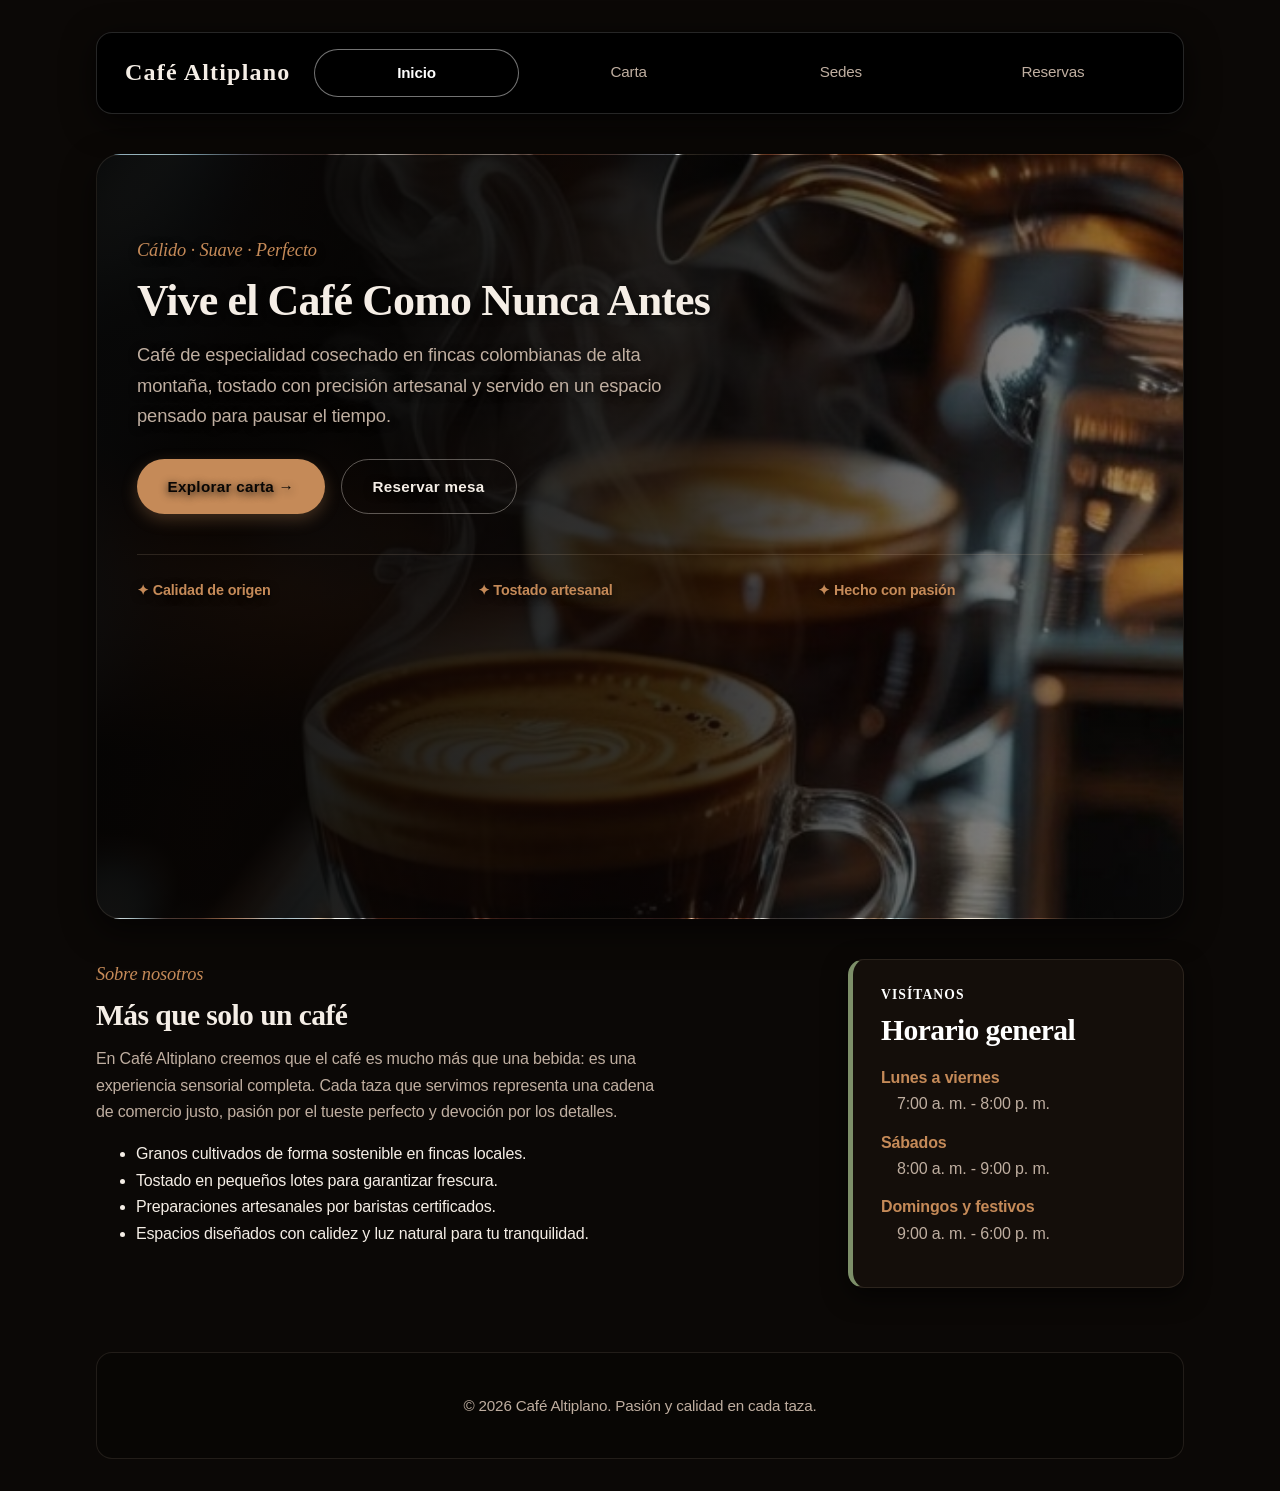
<file: index.html>
<!DOCTYPE html>
<html lang="es">
<head>
  <meta charset="UTF-8">
  <meta name="viewport" content="width=device-width, initial-scale=1.0">
  <title>Café Altiplano | Inicio</title>

  <!-- Hojas de estilo ordenadas por tema -->
  <link rel="stylesheet" href="css/base.css">
  <link rel="stylesheet" href="css/tipografia.css">
  <link rel="stylesheet" href="css/cajas.css">
  <link rel="stylesheet" href="css/componentes.css">
  <link rel="stylesheet" href="css/layout.css">
</head>
<body>

  <!-- ===== CABECERA Y MENÚ ===== -->
  <header>
    <a href="index.html" class="logo">Café Altiplano</a>
    <nav>
      <ul>
        <li><a href="index.html" aria-current="page">Inicio</a></li>
        <li><a href="carta.html">Carta</a></li>
        <li><a href="sedes.html">Sedes</a></li>
        <li><a href="reservas.html">Reservas</a></li>
      </ul>
    </nav>
  </header>

  <!-- ===== CONTENIDO PRINCIPAL ===== -->
  <main>

    <!-- ----- Portada principal con imagen de fondo estilo Dark Luxury ----- -->
    <section class="portada portada--inicio">
      <span class="lema">Cálido · Suave · Perfecto</span>
      <h1>Vive el Café Como Nunca Antes</h1>
      <p>Café de especialidad cosechado en fincas colombianas de alta montaña, tostado con precisión artesanal y servido en un espacio pensado para pausar el tiempo.</p>
      <div class="portada__acciones">
        <a class="boton" href="carta.html">Explorar carta &rarr;</a>
        <a class="boton boton--secundario" href="reservas.html">Reservar mesa</a>
      </div>
      <ul class="portada__ventajas">
        <li>✦ Calidad de origen</li>
        <li>✦ Tostado artesanal</li>
        <li>✦ Hecho con pasión</li>
      </ul>
    </section>

    <!-- ----- Breve descripción de la propuesta ----- -->
    <section class="bloque bloque--ancho">
      <span class="lema">Sobre nosotros</span>
      <h2>Más que solo un café</h2>
      <p>En Café Altiplano creemos que el café es mucho más que una bebida: es una experiencia sensorial completa. Cada taza que servimos representa una cadena de comercio justo, pasión por el tueste perfecto y devoción por los detalles.</p>
      <ul>
        <li>Granos cultivados de forma sostenible en fincas locales.</li>
        <li>Tostado en pequeños lotes para garantizar frescura.</li>
        <li>Preparaciones artesanales por baristas certificados.</li>
        <li>Espacios diseñados con calidez y luz natural para tu tranquilidad.</li>
      </ul>
    </section>

    <!-- ----- Horario general (Información de interés con dl) ----- -->
    <aside class="nota">
      <span class="lema">Visítanos</span>
      <h2>Horario general</h2>
      <dl>
        <dt>Lunes a viernes</dt>
        <dd>7:00 a. m. - 8:00 p. m.</dd>
        <dt>Sábados</dt>
        <dd>8:00 a. m. - 9:00 p. m.</dd>
        <dt>Domingos y festivos</dt>
        <dd>9:00 a. m. - 6:00 p. m.</dd>
      </dl>
    </aside>

  </main>

  <!-- ===== PIE DE PÁGINA ===== -->
  <footer>
    <p>&copy; 2026 Café Altiplano. Pasión y calidad en cada taza.</p>
  </footer>

</body>
</html>
</file>
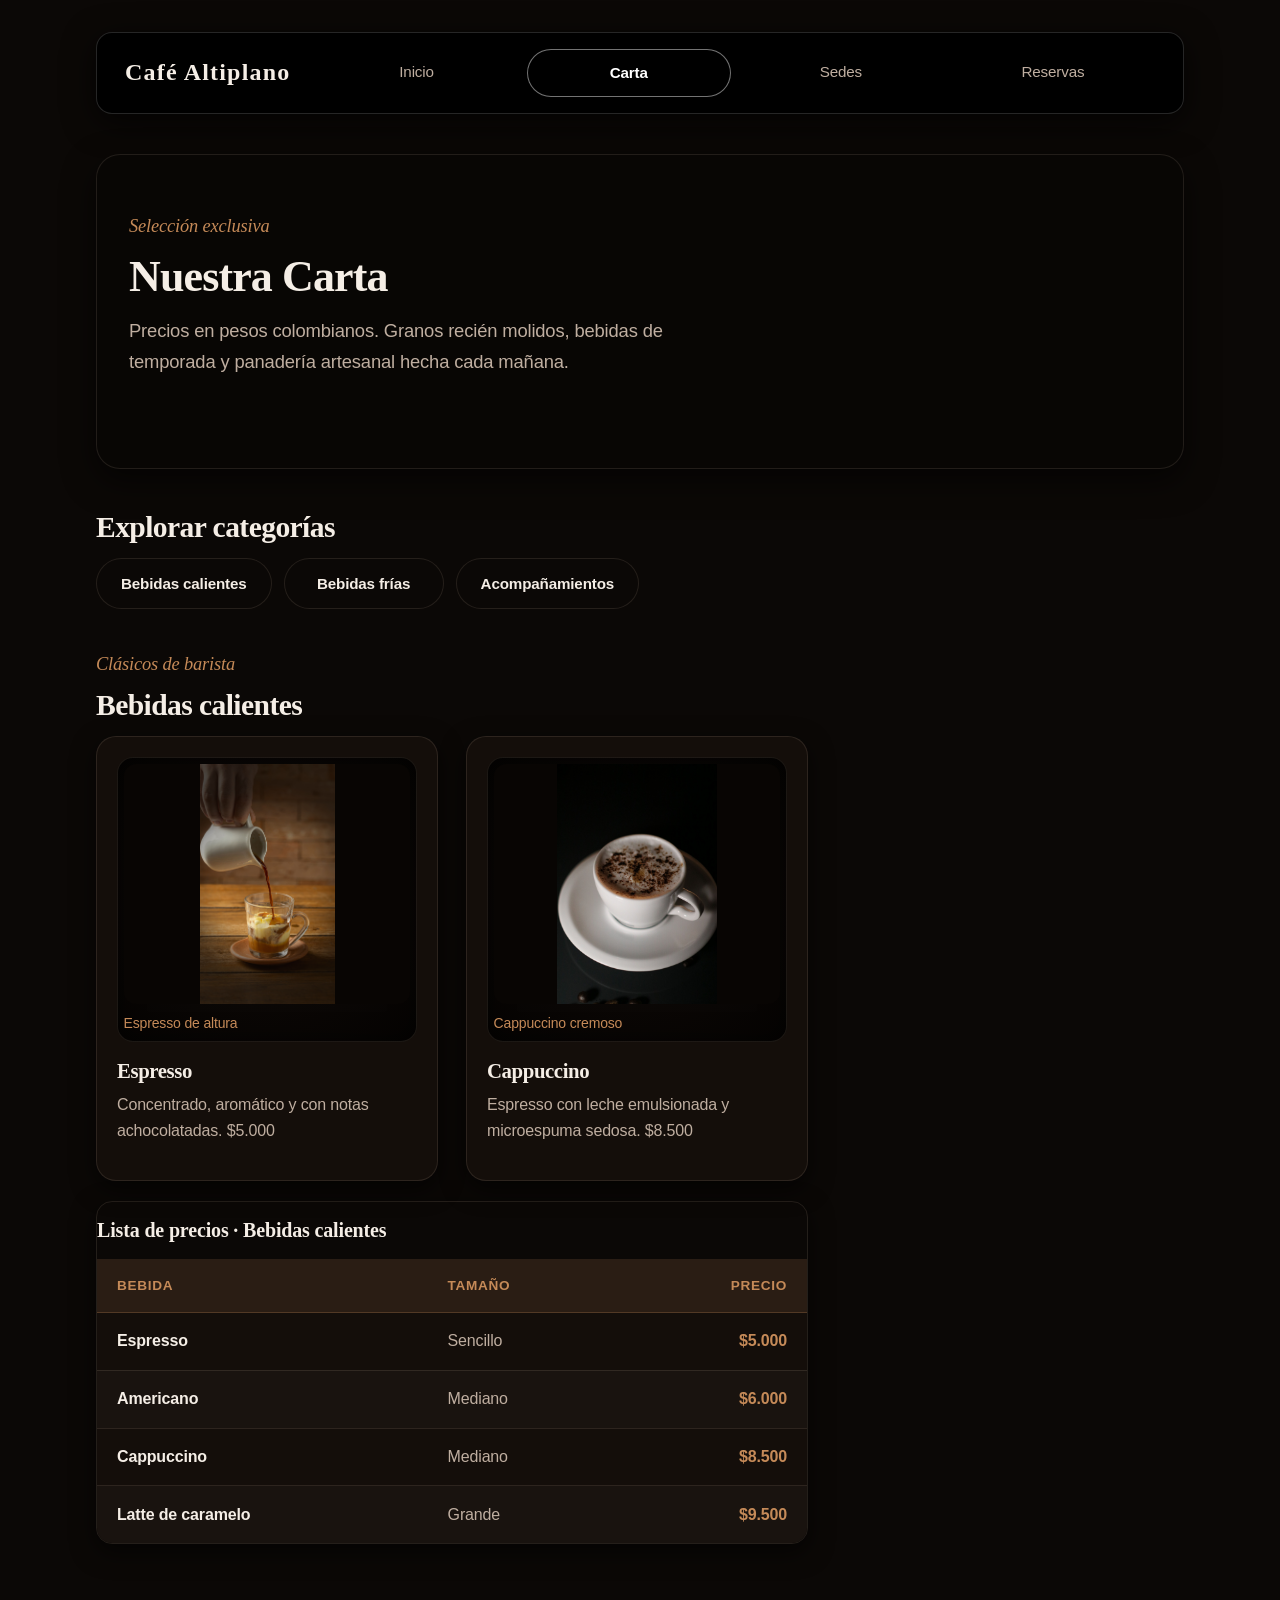
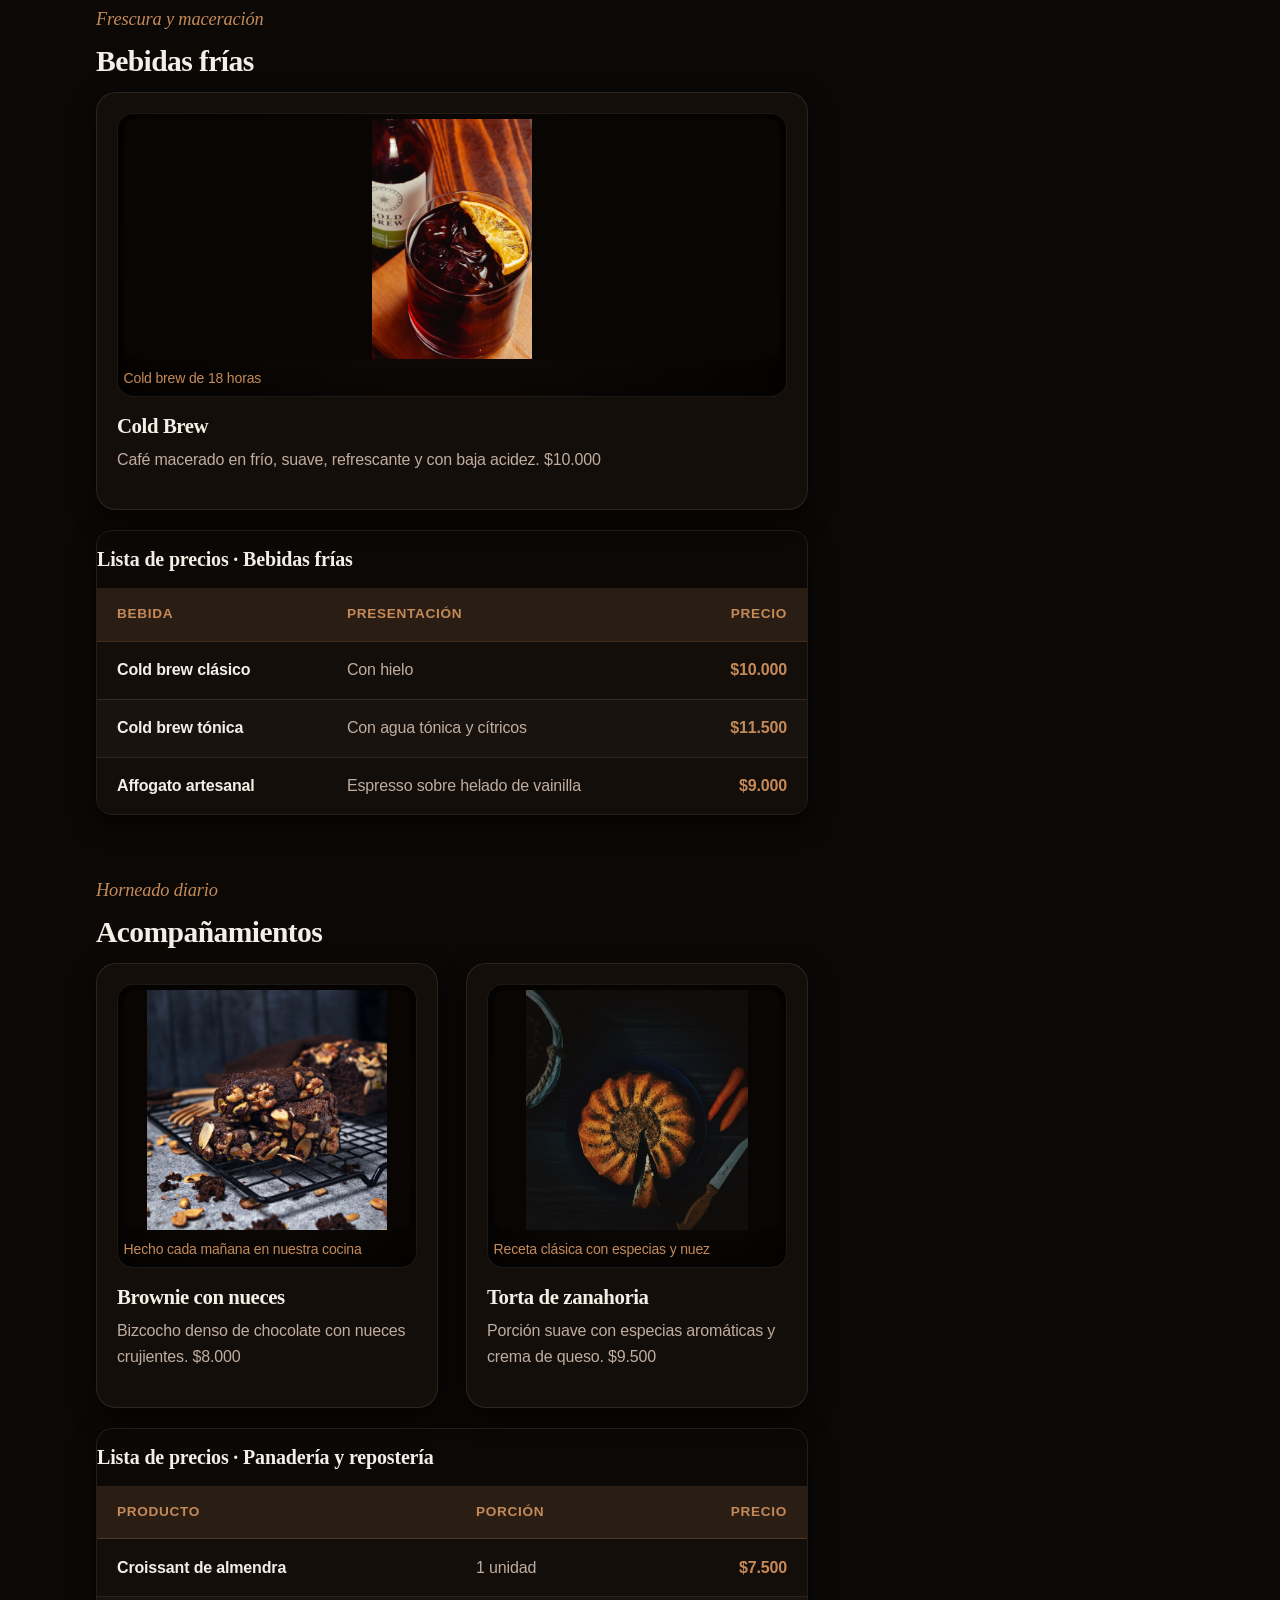
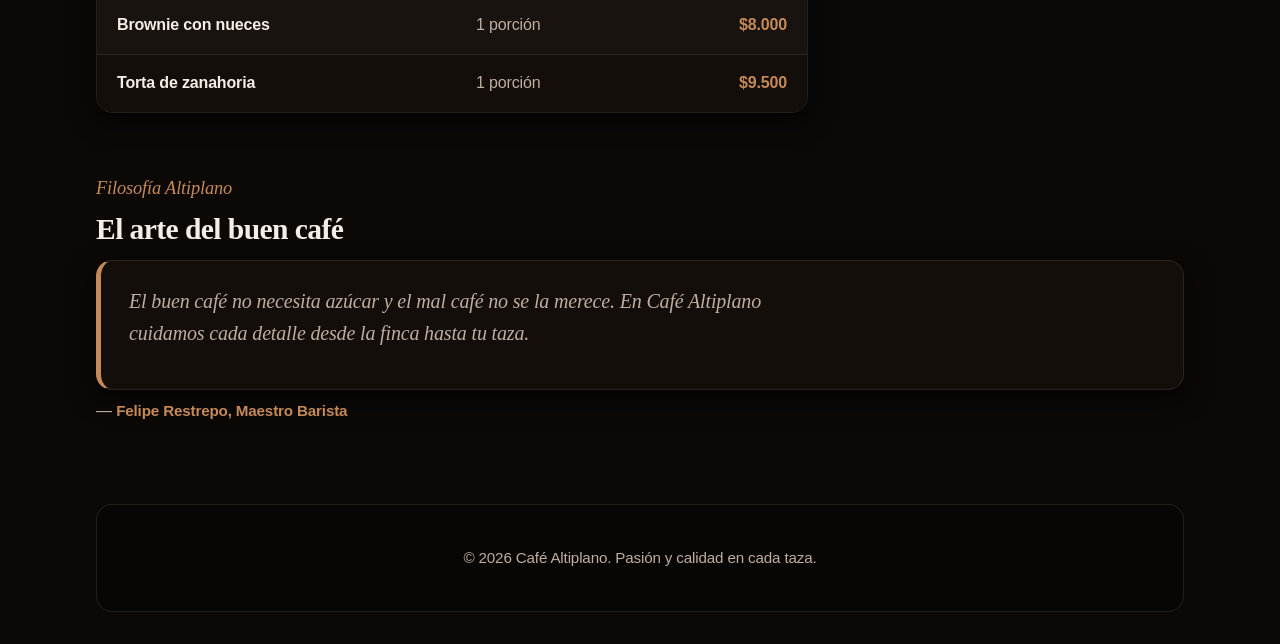
<file: carta.html>
<!DOCTYPE html>
<html lang="es">
<head>
  <meta charset="UTF-8">
  <meta name="viewport" content="width=device-width, initial-scale=1.0">
  <title>Café Altiplano | Carta</title>

  <!-- Hojas de estilo ordenadas por tema -->
  <link rel="stylesheet" href="css/base.css">
  <link rel="stylesheet" href="css/tipografia.css">
  <link rel="stylesheet" href="css/cajas.css">
  <link rel="stylesheet" href="css/componentes.css">
  <link rel="stylesheet" href="css/layout.css">
</head>
<body>

  <!-- ===== CABECERA Y MENÚ ===== -->
  <header>
    <a href="index.html" class="logo">Café Altiplano</a>
    <nav>
      <ul>
        <li><a href="index.html">Inicio</a></li>
        <li><a href="carta.html" aria-current="page">Carta</a></li>
        <li><a href="sedes.html">Sedes</a></li>
        <li><a href="reservas.html">Reservas</a></li>
      </ul>
    </nav>
  </header>

  <!-- ===== CONTENIDO PRINCIPAL ===== -->
  <main>

    <!-- ----- Portada ----- -->
    <section class="portada">
      <span class="lema">Selección exclusiva</span>
      <h1>Nuestra Carta</h1>
      <p>Precios en pesos colombianos. Granos recién molidos, bebidas de temporada y panadería artesanal hecha cada mañana.</p>
    </section>

    <!-- ----- Índice con anclas internas ----- -->
    <nav class="bloque bloque--completo">
      <h2>Explorar categorías</h2>
      <ul>
        <li><a href="#calientes">Bebidas calientes</a></li>
        <li><a href="#frias">Bebidas frías</a></li>
        <li><a href="#acompanamientos">Acompañamientos</a></li>
      </ul>
    </nav>

    <!-- ----- Bebidas calientes ----- -->
    <section id="calientes" class="bloque bloque--ancho">
      <span class="lema">Clásicos de barista</span>
      <h2>Bebidas calientes</h2>

      <div class="galeria">
        <article class="tarjeta">
          <figure>
            <img src="imagenes/espresso.jpg" alt="Taza de espresso recién servido">
            <figcaption>Espresso de altura</figcaption>
          </figure>
          <h3>Espresso</h3>
          <p>Concentrado, aromático y con notas achocolatadas. $5.000</p>
        </article>

        <article class="tarjeta">
          <figure>
            <img src="imagenes/cappuccino.jpg" alt="Cappuccino con arte en la espuma de leche">
            <figcaption>Cappuccino cremoso</figcaption>
          </figure>
          <h3>Cappuccino</h3>
          <p>Espresso con leche emulsionada y microespuma sedosa. $8.500</p>
        </article>
      </div>

      <div class="tabla-contenedor">
        <table class="tabla tabla--precios">
          <caption>Lista de precios · Bebidas calientes</caption>
          <thead>
            <tr>
              <th scope="col">Bebida</th>
              <th scope="col">Tamaño</th>
              <th scope="col">Precio</th>
            </tr>
          </thead>
          <tbody>
            <tr>
              <th scope="row">Espresso</th>
              <td>Sencillo</td>
              <td>$5.000</td>
            </tr>
            <tr>
              <th scope="row">Americano</th>
              <td>Mediano</td>
              <td>$6.000</td>
            </tr>
            <tr>
              <th scope="row">Cappuccino</th>
              <td>Mediano</td>
              <td>$8.500</td>
            </tr>
            <tr>
              <th scope="row">Latte de caramelo</th>
              <td>Grande</td>
              <td>$9.500</td>
            </tr>
          </tbody>
        </table>
      </div>
    </section>

    <!-- ----- Bebidas frías ----- -->
    <section id="frias" class="bloque bloque--ancho">
      <span class="lema">Frescura y maceración</span>
      <h2>Bebidas frías</h2>

      <div class="galeria">
        <article class="tarjeta">
          <figure>
            <img src="imagenes/cold-brew.jpg" alt="Vaso de cold brew con cubos de hielo">
            <figcaption>Cold brew de 18 horas</figcaption>
          </figure>
          <h3>Cold Brew</h3>
          <p>Café macerado en frío, suave, refrescante y con baja acidez. $10.000</p>
        </article>
      </div>

      <div class="tabla-contenedor">
        <table class="tabla tabla--precios">
          <caption>Lista de precios · Bebidas frías</caption>
          <thead>
            <tr>
              <th scope="col">Bebida</th>
              <th scope="col">Presentación</th>
              <th scope="col">Precio</th>
            </tr>
          </thead>
          <tbody>
            <tr>
              <th scope="row">Cold brew clásico</th>
              <td>Con hielo</td>
              <td>$10.000</td>
            </tr>
            <tr>
              <th scope="row">Cold brew tónica</th>
              <td>Con agua tónica y cítricos</td>
              <td>$11.500</td>
            </tr>
            <tr>
              <th scope="row">Affogato artesanal</th>
              <td>Espresso sobre helado de vainilla</td>
              <td>$9.000</td>
            </tr>
          </tbody>
        </table>
      </div>
    </section>

    <!-- ----- Acompañamientos y panadería ----- -->
    <section id="acompanamientos" class="bloque bloque--ancho">
      <span class="lema">Horneado diario</span>
      <h2>Acompañamientos</h2>

      <div class="galeria">
        <article class="tarjeta">
          <figure>
            <img src="imagenes/Brownie con nuecesjpg.jpg" alt="Brownie de chocolate con nueces sobre un plato">
            <figcaption>Hecho cada mañana en nuestra cocina</figcaption>
          </figure>
          <h3>Brownie con nueces</h3>
          <p>Bizcocho denso de chocolate con nueces crujientes. $8.000</p>
        </article>

        <article class="tarjeta">
          <figure>
            <img src="imagenes/Torta de Zanahoria.jpg" alt="Porción de torta de zanahoria con cobertura de crema">
            <figcaption>Receta clásica con especias y nuez</figcaption>
          </figure>
          <h3>Torta de zanahoria</h3>
          <p>Porción suave con especias aromáticas y crema de queso. $9.500</p>
        </article>
      </div>

      <div class="tabla-contenedor">
        <table class="tabla tabla--precios">
          <caption>Lista de precios · Panadería y repostería</caption>
          <thead>
            <tr>
              <th scope="col">Producto</th>
              <th scope="col">Porción</th>
              <th scope="col">Precio</th>
            </tr>
          </thead>
          <tbody>
            <tr>
              <th scope="row">Croissant de almendra</th>
              <td>1 unidad</td>
              <td>$7.500</td>
            </tr>
            <tr>
              <th scope="row">Brownie con nueces</th>
              <td>1 porción</td>
              <td>$8.000</td>
            </tr>
            <tr>
              <th scope="row">Torta de zanahoria</th>
              <td>1 porción</td>
              <td>$9.500</td>
            </tr>
          </tbody>
        </table>
      </div>
    </section>

    <!-- ----- Cita con blockquote y cite ----- -->
    <section class="bloque bloque--completo">
      <span class="lema">Filosofía Altiplano</span>
      <h2>El arte del buen café</h2>
      <blockquote class="cita">
        <p>El buen café no necesita azúcar y el mal café no se la merece. En Café Altiplano cuidamos cada detalle desde la finca hasta tu taza.</p>
      </blockquote>
      <p>— <cite>Felipe Restrepo, Maestro Barista</cite></p>
    </section>

  </main>

  <!-- ===== PIE DE PÁGINA ===== -->
  <footer>
    <p>&copy; 2026 Café Altiplano. Pasión y calidad en cada taza.</p>
  </footer>

</body>
</html>
</file>
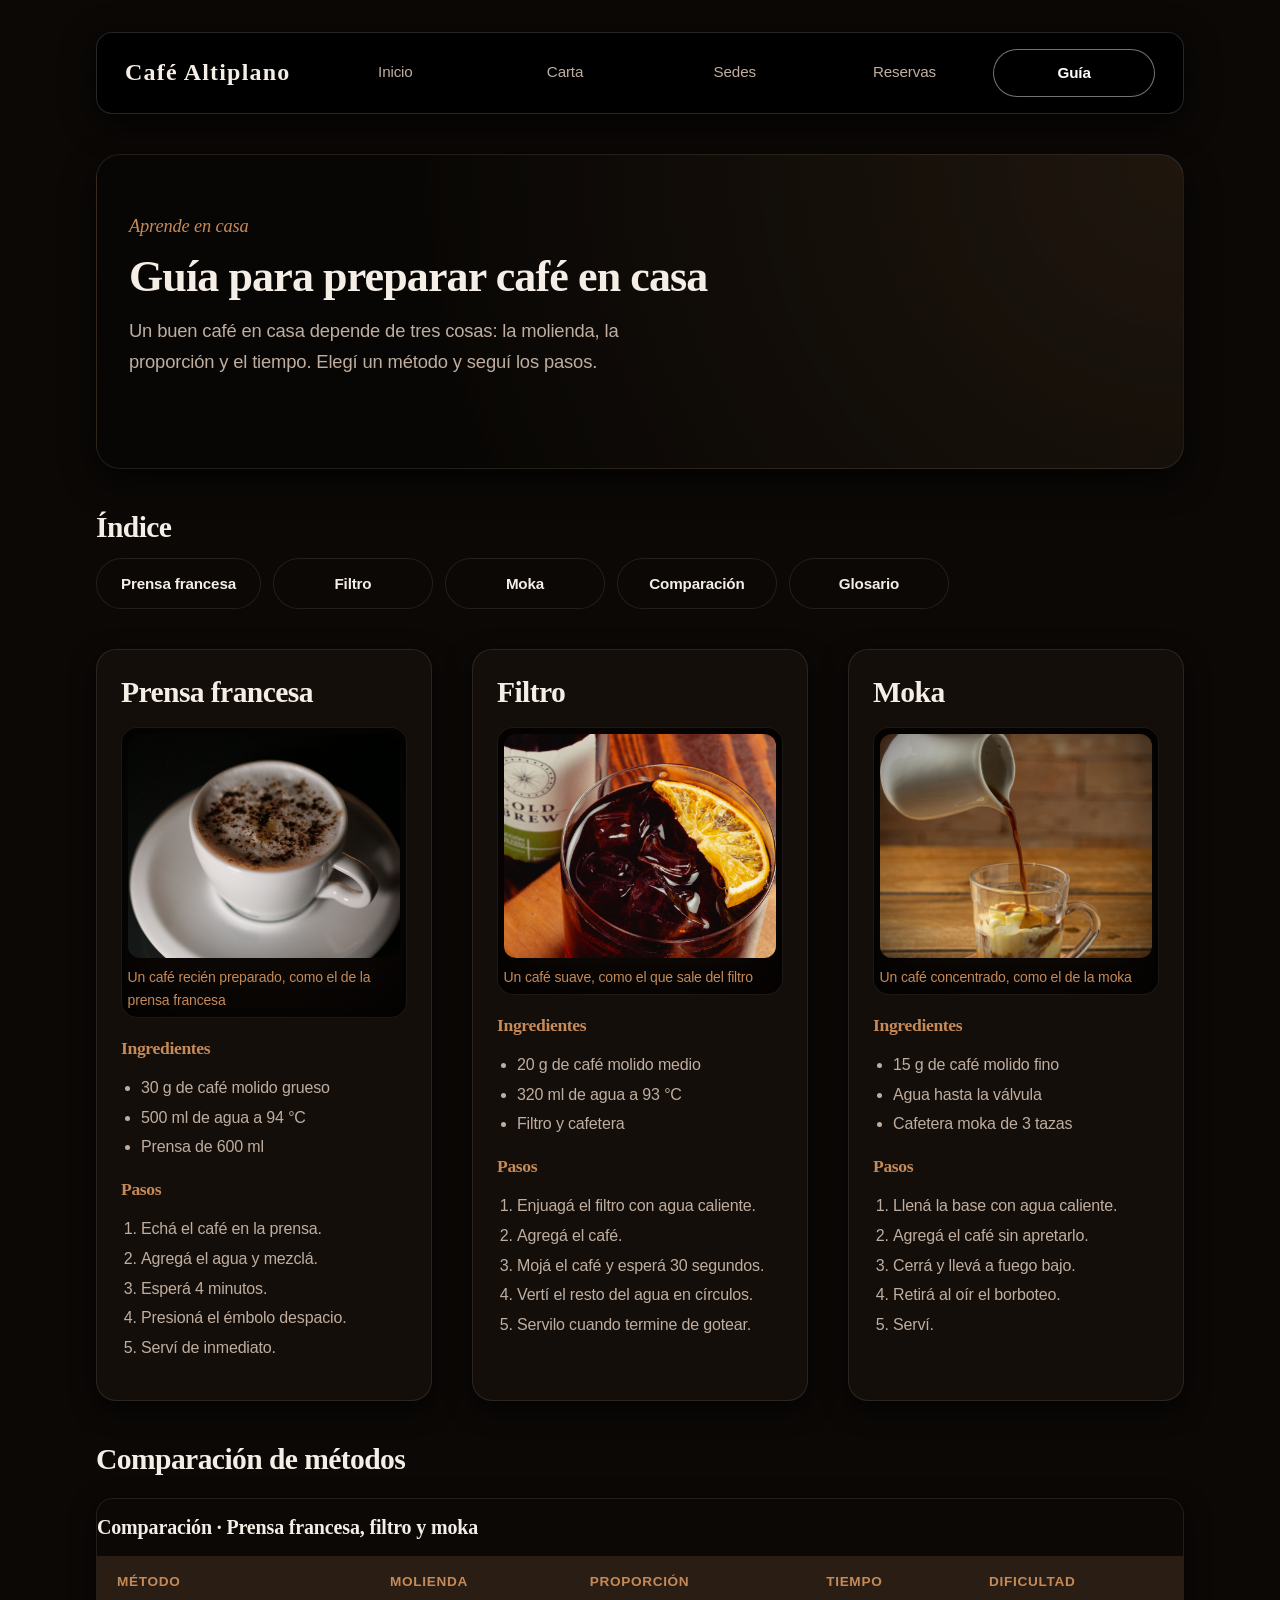
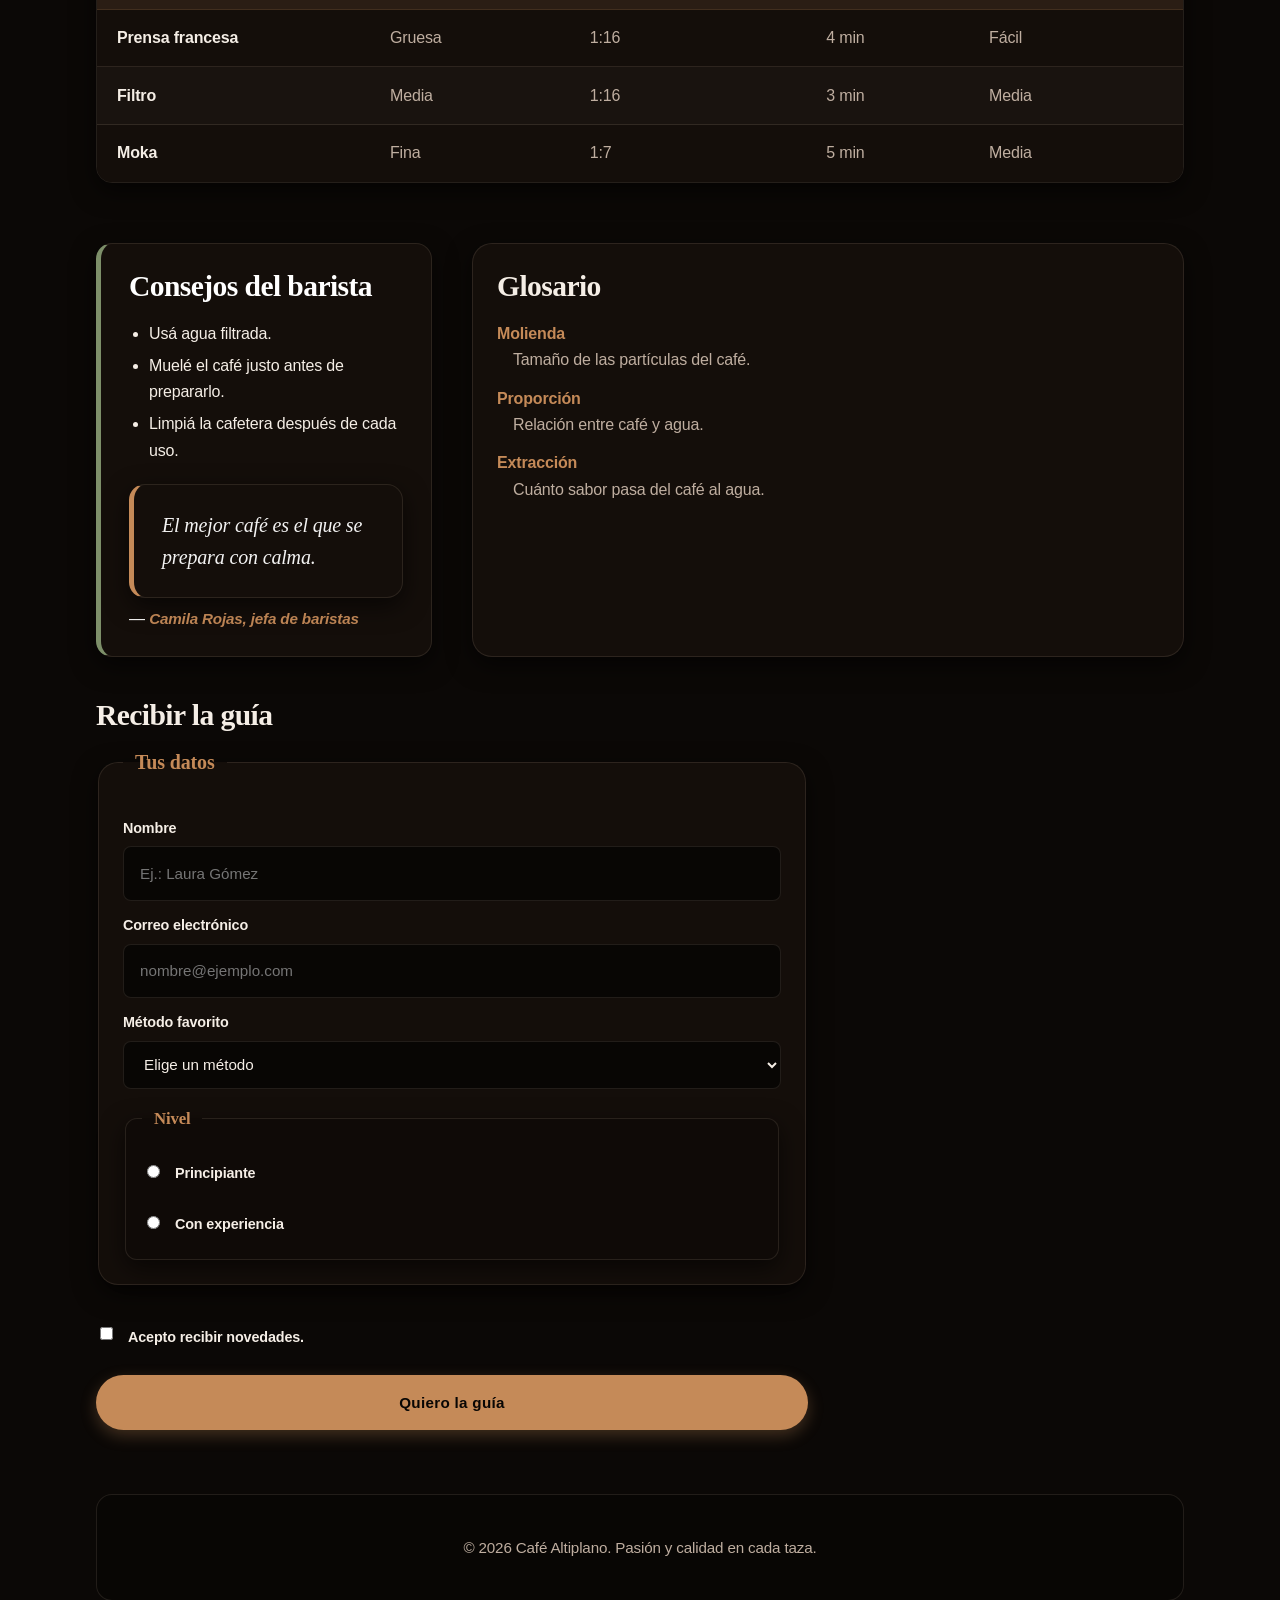
<file: guia.html>
<!DOCTYPE html>
<html lang="es">
<head>
  <meta charset="UTF-8">
  <meta name="viewport" content="width=device-width, initial-scale=1.0">
  <title>Café Altiplano | Guía</title>

  <!-- Las mismas cinco hojas de estilo de las otras páginas -->
  <link rel="stylesheet" href="css/base.css">
  <link rel="stylesheet" href="css/tipografia.css">
  <link rel="stylesheet" href="css/cajas.css">
  <link rel="stylesheet" href="css/componentes.css">
  <link rel="stylesheet" href="css/layout.css">
  <link rel="stylesheet" href="css/guia.css">
</head>
<body>

  <!-- ===== CABECERA Y MENÚ (ahora con 5 enlaces) ===== -->
  <header>
    <a href="index.html" class="logo">Café Altiplano</a>
    <nav>
      <ul>
        <li><a href="index.html">Inicio</a></li>
        <li><a href="carta.html">Carta</a></li>
        <li><a href="sedes.html">Sedes</a></li>
        <li><a href="reservas.html">Reservas</a></li>
        <li><a href="guia.html" aria-current="page">Guía</a></li>
      </ul>
    </nav>
  </header>

  <main>

    <!-- ----- Portada: el único h1 ----- -->
    <section class="portada portada--guia">
      <span class="lema">Aprende en casa</span>
      <h1>Guía para preparar café en casa</h1>
      <p>Un buen café en casa depende de tres cosas: la molienda, la proporción y el tiempo. Elegí un método y seguí los pasos.</p>
    </section>

    <!-- ----- Índice con anclas internas ----- -->
    <nav class="bloque bloque--completo indice">
      <h2>Índice</h2>
      <ul>
        <li><a href="#prensa">Prensa francesa</a></li>
        <li><a href="#filtro">Filtro</a></li>
        <li><a href="#moka">Moka</a></li>
        <li><a href="#comparacion">Comparación</a></li>
        <li><a href="#glosario">Glosario</a></li>
      </ul>
    </nav>

    <!-- ----- Método 1: una section por método ----- -->
    <section id="prensa" class="metodo bloque">
      <h2 class="metodo__titulo">Prensa francesa</h2>
      <figure>
        <img src="imagenes/cappuccino.jpg" alt="Cappuccino con arte en la espuma de leche">
        <figcaption>Un café recién preparado, como el de la prensa francesa</figcaption>
      </figure>
      <h3>Ingredientes</h3>
      <ul>
        <li>30 g de café molido grueso</li>
        <li>500 ml de agua a 94 °C</li>
        <li>Prensa de 600 ml</li>
      </ul>
      <h3>Pasos</h3>
      <ol>
        <li>Echá el café en la prensa.</li>
        <li>Agregá el agua y mezclá.</li>
        <li>Esperá 4 minutos.</li>
        <li>Presioná el émbolo despacio.</li>
        <li>Serví de inmediato.</li>
      </ol>
    </section>

    <!-- ----- Método 2 ----- -->
    <section id="filtro" class="metodo bloque">
      <h2 class="metodo__titulo">Filtro</h2>
      <figure>
        <img src="imagenes/cold-brew.jpg" alt="Vaso de cold brew con cubos de hielo">
        <figcaption>Un café suave, como el que sale del filtro</figcaption>
      </figure>
      <h3>Ingredientes</h3>
      <ul>
        <li>20 g de café molido medio</li>
        <li>320 ml de agua a 93 °C</li>
        <li>Filtro y cafetera</li>
      </ul>
      <h3>Pasos</h3>
      <ol>
        <li>Enjuagá el filtro con agua caliente.</li>
        <li>Agregá el café.</li>
        <li>Mojá el café y esperá 30 segundos.</li>
        <li>Vertí el resto del agua en círculos.</li>
        <li>Servilo cuando termine de gotear.</li>
      </ol>
    </section>

    <!-- ----- Método 3: destacado, ocupa dos columnas a 600 px ----- -->
    <section id="moka" class="metodo metodo--destacado bloque">
      <h2 class="metodo__titulo">Moka</h2>
      <figure>
        <img src="imagenes/espresso.jpg" alt="Taza de espresso recién servido">
        <figcaption>Un café concentrado, como el de la moka</figcaption>
      </figure>
      <h3>Ingredientes</h3>
      <ul>
        <li>15 g de café molido fino</li>
        <li>Agua hasta la válvula</li>
        <li>Cafetera moka de 3 tazas</li>
      </ul>
      <h3>Pasos</h3>
      <ol>
        <li>Llená la base con agua caliente.</li>
        <li>Agregá el café sin apretarlo.</li>
        <li>Cerrá y llevá a fuego bajo.</li>
        <li>Retirá al oír el borboteo.</li>
        <li>Serví.</li>
      </ol>
    </section>

    <!-- ----- Tabla comparativa ----- -->
    <section id="comparacion" class="bloque bloque--completo">
      <h2>Comparación de métodos</h2>
      <div class="tabla-contenedor">
        <table class="tabla">
          <caption>Comparación · Prensa francesa, filtro y moka</caption>
          <thead>
            <tr>
              <th scope="col">Método</th>
              <th scope="col">Molienda</th>
              <th scope="col">Proporción</th>
              <th scope="col">Tiempo</th>
              <th scope="col">Dificultad</th>
            </tr>
          </thead>
          <tbody>
            <tr>
              <th scope="row">Prensa francesa</th>
              <td>Gruesa</td>
              <td>1:16</td>
              <td>4 min</td>
              <td>Fácil</td>
            </tr>
            <tr>
              <th scope="row">Filtro</th>
              <td>Media</td>
              <td>1:16</td>
              <td>3 min</td>
              <td>Media</td>
            </tr>
            <tr>
              <th scope="row">Moka</th>
              <td>Fina</td>
              <td>1:7</td>
              <td>5 min</td>
              <td>Media</td>
            </tr>
          </tbody>
        </table>
      </div>
    </section>

    <!-- ----- Consejos del barista (aside) ----- -->
    <aside class="nota consejos">
      <h2>Consejos del barista</h2>
      <ul>
        <li>Usá agua filtrada.</li>
        <li>Muelé el café justo antes de prepararlo.</li>
        <li>Limpiá la cafetera después de cada uso.</li>
      </ul>
      <blockquote class="cita">
        <p>El mejor café es el que se prepara con calma.</p>
      </blockquote>
      <p>— <cite>Camila Rojas, jefa de baristas</cite></p>
    </aside>

    <!-- ----- Glosario (lista de definición) ----- -->
    <section id="glosario" class="bloque bloque--ancho">
      <h2>Glosario</h2>
      <dl>
        <dt>Molienda</dt>
        <dd>Tamaño de las partículas del café.</dd>
        <dt>Proporción</dt>
        <dd>Relación entre café y agua.</dd>
        <dt>Extracción</dt>
        <dd>Cuánto sabor pasa del café al agua.</dd>
      </dl>
    </section>

    <!-- ----- Formulario "Recibir la guía" ----- -->
    <section class="bloque bloque--ancho">
      <h2>Recibir la guía</h2>
      <form action="#" method="post">

        <fieldset>
          <legend>Tus datos</legend>

          <label for="nombre">Nombre</label>
          <input type="text" id="nombre" name="nombre" placeholder="Ej.: Laura Gómez" required>

          <label for="correo">Correo electrónico</label>
          <input type="email" id="correo" name="correo" placeholder="nombre@ejemplo.com" required>

          <label for="metodo">Método favorito</label>
          <select id="metodo" name="metodo" required>
            <option value="">Elige un método</option>
            <option value="prensa">Prensa</option>
            <option value="filtro">Filtro</option>
            <option value="moka">Moka</option>
          </select>

          <fieldset>
            <legend>Nivel</legend>
            <input type="radio" id="nivel-principiante" name="nivel" value="principiante" required>
            <label for="nivel-principiante">Principiante</label>
            <input type="radio" id="nivel-experiencia" name="nivel" value="experiencia">
            <label for="nivel-experiencia">Con experiencia</label>
          </fieldset>
        </fieldset>

        <p>
          <input type="checkbox" id="novedades" name="novedades" value="si">
          <label for="novedades">Acepto recibir novedades.</label>
        </p>

        <button class="boton" type="submit">Quiero la guía</button>

      </form>
    </section>

  </main>

  <!-- ===== PIE DE PÁGINA ===== -->
  <footer>
    <p>&copy; 2026 Café Altiplano. Pasión y calidad en cada taza.</p>
  </footer>

</body>
</html>
</file>
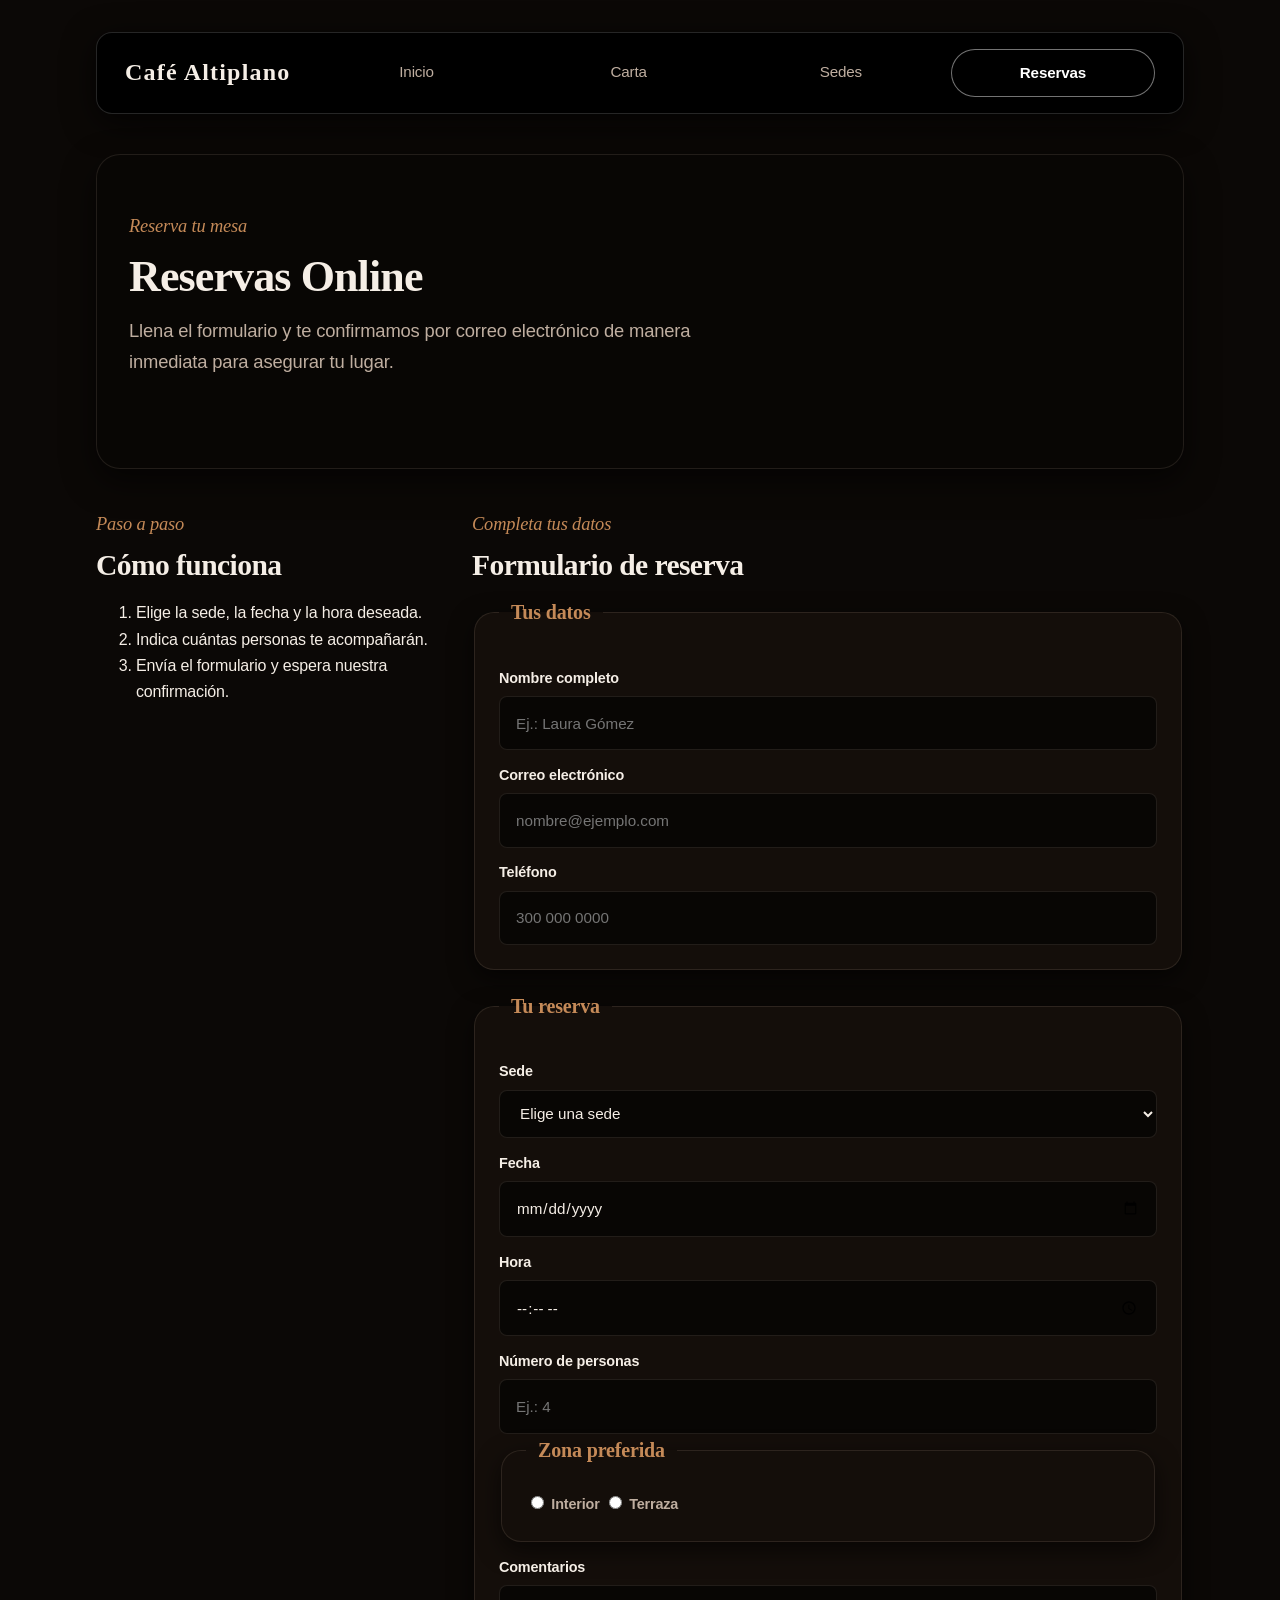
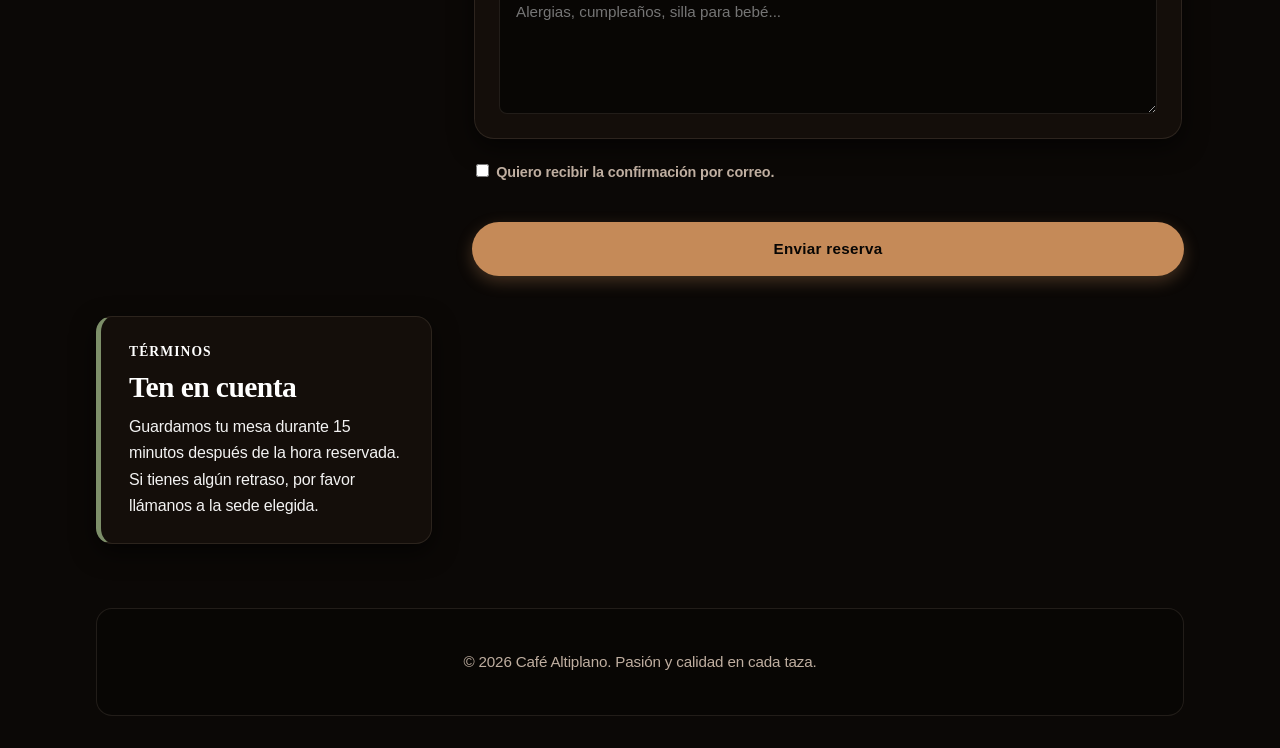
<file: reservas.html>
<!DOCTYPE html>
<html lang="es">
<head>
  <meta charset="UTF-8">
  <meta name="viewport" content="width=device-width, initial-scale=1.0">
  <title>Café Altiplano | Reservas</title>

  <!-- Hojas de estilo ordenadas por tema -->
  <link rel="stylesheet" href="css/base.css">
  <link rel="stylesheet" href="css/tipografia.css">
  <link rel="stylesheet" href="css/cajas.css">
  <link rel="stylesheet" href="css/componentes.css">
  <link rel="stylesheet" href="css/layout.css">
</head>
<body>

  <!-- ===== CABECERA Y MENÚ ===== -->
  <header>
    <a href="index.html" class="logo">Café Altiplano</a>
    <nav>
      <ul>
        <li><a href="index.html">Inicio</a></li>
        <li><a href="carta.html">Carta</a></li>
        <li><a href="sedes.html">Sedes</a></li>
        <li><a href="reservas.html" aria-current="page">Reservas</a></li>
      </ul>
    </nav>
  </header>

  <!-- ===== CONTENIDO PRINCIPAL ===== -->
  <main>

    <!-- ----- Portada ----- -->
    <section class="portada">
      <span class="lema">Reserva tu mesa</span>
      <h1>Reservas Online</h1>
      <p>Llena el formulario y te confirmamos por correo electrónico de manera inmediata para asegurar tu lugar.</p>
    </section>

    <!-- ----- Cómo funciona (lista ordenada) ----- -->
    <section class="bloque">
      <span class="lema">Paso a paso</span>
      <h2>Cómo funciona</h2>
      <ol>
        <li>Elige la sede, la fecha y la hora deseada.</li>
        <li>Indica cuántas personas te acompañarán.</li>
        <li>Envía el formulario y espera nuestra confirmación.</li>
      </ol>
    </section>

    <!-- ----- Formulario de reserva ----- -->
    <section class="bloque bloque--ancho">
      <span class="lema">Completa tus datos</span>
      <h2>Formulario de reserva</h2>
      <form action="#" method="post">

        <fieldset>
          <legend>Tus datos</legend>

          <label for="nombre">Nombre completo</label>
          <input type="text" id="nombre" name="nombre" placeholder="Ej.: Laura Gómez" required>

          <label for="correo">Correo electrónico</label>
          <input type="email" id="correo" name="correo" placeholder="nombre@ejemplo.com" required>

          <label for="telefono">Teléfono</label>
          <input type="tel" id="telefono" name="telefono" placeholder="300 000 0000" required>
        </fieldset>

        <fieldset>
          <legend>Tu reserva</legend>

          <label for="sede">Sede</label>
          <select id="sede" name="sede" required>
            <option value="">Elige una sede</option>
            <option value="centro">Centro</option>
            <option value="norte">Norte</option>
            <option value="sur">Sur</option>
          </select>

          <label for="fecha">Fecha</label>
          <input type="date" id="fecha" name="fecha" required>

          <label for="hora">Hora</label>
          <input type="time" id="hora" name="hora" required>

          <label for="personas">Número de personas</label>
          <input type="number" id="personas" name="personas" min="1" max="10" placeholder="Ej.: 4" required>

          <fieldset>
            <legend>Zona preferida</legend>
            <input type="radio" id="zona-interior" name="zona" value="interior" required>
            <label for="zona-interior">Interior</label>
            <input type="radio" id="zona-terraza" name="zona" value="terraza">
            <label for="zona-terraza">Terraza</label>
          </fieldset>

          <label for="comentarios">Comentarios</label>
          <textarea id="comentarios" name="comentarios" rows="4" placeholder="Alergias, cumpleaños, silla para bebé..."></textarea>
        </fieldset>

        <p>
          <input type="checkbox" id="confirmacion" name="confirmacion" value="si">
          <label for="confirmacion">Quiero recibir la confirmación por correo.</label>
        </p>

        <button class="boton" type="submit">Enviar reserva</button>

      </form>
    </section>

    <!-- ----- Política de reservas ----- -->
    <aside class="nota">
      <span class="lema">Términos</span>
      <h2>Ten en cuenta</h2>
      <p>Guardamos tu mesa durante 15 minutos después de la hora reservada. Si tienes algún retraso, por favor llámanos a la sede elegida.</p>
    </aside>

  </main>

  <!-- ===== PIE DE PÁGINA ===== -->
  <footer>
    <p>&copy; 2026 Café Altiplano. Pasión y calidad en cada taza.</p>
  </footer>

</body>
</html>
</file>
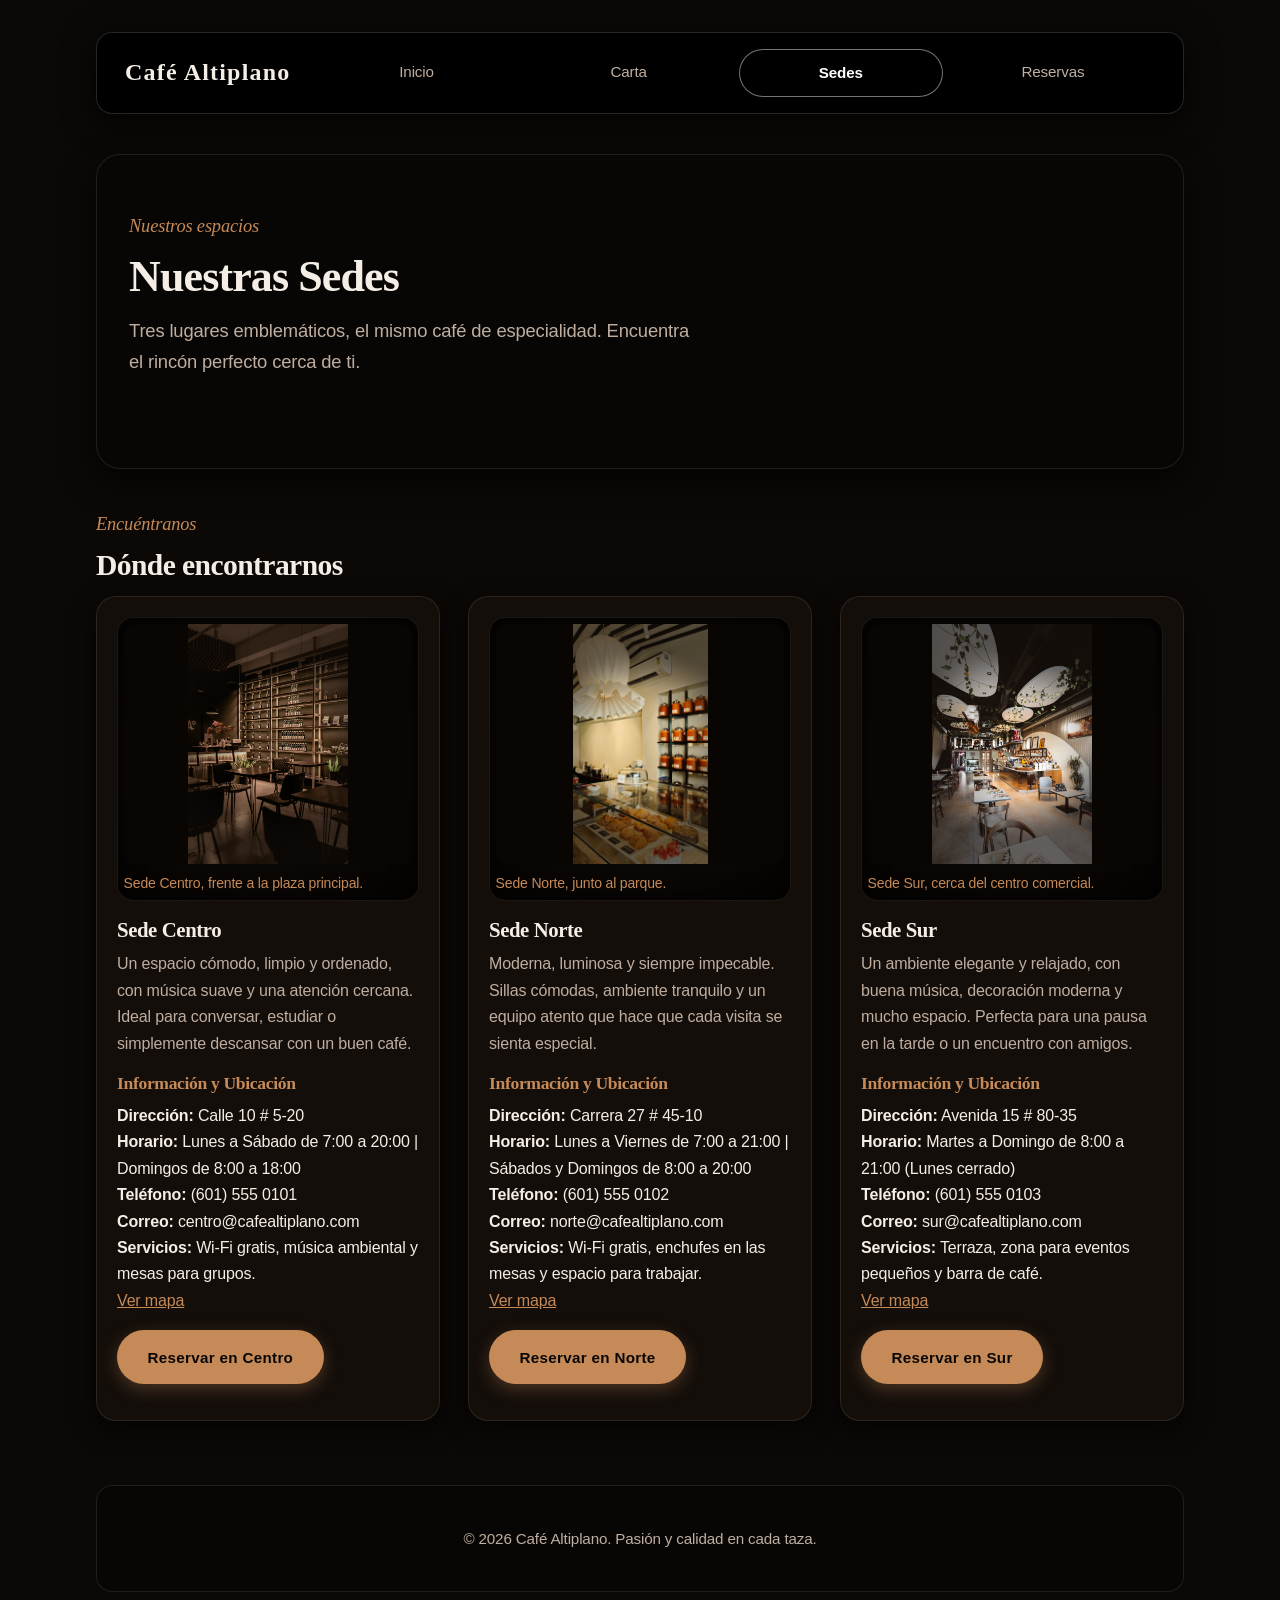
<file: sedes.html>
<!DOCTYPE html>
<html lang="es">
<head>
  <meta charset="UTF-8">
  <meta name="viewport" content="width=device-width, initial-scale=1.0">
  <title>Café Altiplano | Sedes</title>

  <!-- Hojas de estilo ordenadas por tema -->
  <link rel="stylesheet" href="css/base.css">
  <link rel="stylesheet" href="css/tipografia.css">
  <link rel="stylesheet" href="css/cajas.css">
  <link rel="stylesheet" href="css/componentes.css">
  <link rel="stylesheet" href="css/layout.css">
</head>
<body>

  <!-- ===== CABECERA Y MENÚ ===== -->
  <header>
    <a href="index.html" class="logo">Café Altiplano</a>
    <nav>
      <ul>
        <li><a href="index.html">Inicio</a></li>
        <li><a href="carta.html">Carta</a></li>
        <li><a href="sedes.html" aria-current="page">Sedes</a></li>
        <li><a href="reservas.html">Reservas</a></li>
      </ul>
    </nav>
  </header>

  <!-- ===== CONTENIDO PRINCIPAL ===== -->
  <main>

    <!-- ----- Portada ----- -->
    <section class="portada">
      <span class="lema">Nuestros espacios</span>
      <h1>Nuestras Sedes</h1>
      <p>Tres lugares emblemáticos, el mismo café de especialidad. Encuentra el rincón perfecto cerca de ti.</p>
    </section>

    <!-- ----- Las tres sedes ----- -->
    <section class="bloque bloque--completo">
      <span class="lema">Encuéntranos</span>
      <h2>Dónde encontrarnos</h2>
      <div class="galeria">

        <article class="tarjeta">
          <figure>
            <img src="imagenes/sede-centro.jpg" alt="Fachada de la sede Centro con mesas en la entrada">
            <figcaption>Sede Centro, frente a la plaza principal.</figcaption>
          </figure>
          <h3>Sede Centro</h3>
          <p>Un espacio cómodo, limpio y ordenado, con música suave y una atención cercana. Ideal para conversar, estudiar o simplemente descansar con un buen café.</p>
          <h4>Información y Ubicación</h4>
          <ul>
            <li><strong>Dirección:</strong> Calle 10 # 5-20</li>
            <li><strong>Horario:</strong> Lunes a Sábado de 7:00 a 20:00 | Domingos de 8:00 a 18:00</li>
            <li><strong>Teléfono:</strong> (601) 555 0101</li>
            <li><strong>Correo:</strong> centro@cafealtiplano.com</li>
            <li><strong>Servicios:</strong> Wi-Fi gratis, música ambiental y mesas para grupos.</li>
          </ul>
          <p><a href="https://www.openstreetmap.org/" target="_blank" rel="noopener noreferrer">Ver mapa</a></p>
          <p><a class="boton" href="reservas.html">Reservar en Centro</a></p>
        </article>

        <article class="tarjeta">
          <figure>
            <img src="imagenes/sede-norte.jpg" alt="Fachada de la sede Norte con terraza al aire libre">
            <figcaption>Sede Norte, junto al parque.</figcaption>
          </figure>
          <h3>Sede Norte</h3>
          <p>Moderna, luminosa y siempre impecable. Sillas cómodas, ambiente tranquilo y un equipo atento que hace que cada visita se sienta especial.</p>
          <h4>Información y Ubicación</h4>
          <ul>
            <li><strong>Dirección:</strong> Carrera 27 # 45-10</li>
            <li><strong>Horario:</strong> Lunes a Viernes de 7:00 a 21:00 | Sábados y Domingos de 8:00 a 20:00</li>
            <li><strong>Teléfono:</strong> (601) 555 0102</li>
            <li><strong>Correo:</strong> norte@cafealtiplano.com</li>
            <li><strong>Servicios:</strong> Wi-Fi gratis, enchufes en las mesas y espacio para trabajar.</li>
          </ul>
          <p><a href="https://www.openstreetmap.org/" target="_blank" rel="noopener noreferrer">Ver mapa</a></p>
          <p><a class="boton" href="reservas.html">Reservar en Norte</a></p>
        </article>

        <article class="tarjeta">
          <figure>
            <img src="imagenes/sede-sur.jpg" alt="Interior de la sede Sur con barra de café">
            <figcaption>Sede Sur, cerca del centro comercial.</figcaption>
          </figure>
          <h3>Sede Sur</h3>
          <p>Un ambiente elegante y relajado, con buena música, decoración moderna y mucho espacio. Perfecta para una pausa en la tarde o un encuentro con amigos.</p>
          <h4>Información y Ubicación</h4>
          <ul>
            <li><strong>Dirección:</strong> Avenida 15 # 80-35</li>
            <li><strong>Horario:</strong> Martes a Domingo de 8:00 a 21:00 (Lunes cerrado)</li>
            <li><strong>Teléfono:</strong> (601) 555 0103</li>
            <li><strong>Correo:</strong> sur@cafealtiplano.com</li>
            <li><strong>Servicios:</strong> Terraza, zona para eventos pequeños y barra de café.</li>
          </ul>
          <p><a href="https://www.openstreetmap.org/" target="_blank" rel="noopener noreferrer">Ver mapa</a></p>
          <p><a class="boton" href="reservas.html">Reservar en Sur</a></p>
        </article>

      </div>
    </section>

  </main>

  <!-- ===== PIE DE PÁGINA ===== -->
  <footer>
    <p>&copy; 2026 Café Altiplano. Pasión y calidad en cada taza.</p>
  </footer>

</body>
</html>
</file>
<file: css/base.css>
/* ===== base.css: paleta de colores, reglas generales y fondo ===== */

/* ----- Paleta moderna de cafetería de especialidad (Dark Luxury) ----- */
:root {
  --color-cafe: #0b0806;                 /* Fondo oscuro negro carbón / espresso profundo */
  --color-cafe-claro: #140e0a;           /* Superficie de tarjetas y contenedores */
  --color-crema: #f5eee6;                /* Texto principal en tono marfil / crema cálido */
  --color-beige: #bfaea0;                /* Texto secundario y subtítulos delicados */
  --color-verde-oliva: #7d8f69;          /* Verde oliva sutil para acentos botánicos */
  --color-blanco: #ffffff;               /* Blanco puro de alto contraste */
  --color-acento: #c58a58;               /* Ámbar / caramelo dorado cálido (botones y destacados) */
  --color-acento-hover: #d89c68;         /* Acento claro al interactuar */
  --color-texto: #f5eee6;                /* Color base para lectura sobre fondo oscuro */
  --color-texto-secundario: #a89888;     /* Color atenuado para notas secundarias */
  --color-borde: rgba(220, 195, 170, 0.12); /* Borde ultrafino y sutil */
  --color-sombra: rgba(0, 0, 0, 0.6);    /* Sombra profunda y elegante */
  --color-oscuro: #050403;               /* Negro profundo */
  --color-velo: rgba(6, 4, 3, 0.8);      /* Velo oscuro para legibilidad sobre imágenes */
  --color-sombra-texto: rgba(0, 0, 0, 0.9); /* Sombra para textos sobre fondos */
}

/* ----- Modelo de caja uniforme para todo el documento ----- */
*,
*::before,
*::after {
  box-sizing: border-box;
}

/* ----- Tamaño base relativo a la configuración del navegador ----- */
html {
  font-size: 100%;
}

/* ----- Página: centrada, con ancho máximo de lectura y fondo oscuro premium ----- */
body {
  max-width: 72rem;
  margin: 0 auto;
  background-color: var(--color-cafe);
  color: var(--color-texto);
}

/* ----- Imágenes fluidas ----- */
img {
  max-width: 100%;
  height: auto;
}

/* ----- Enlaces generales ----- */
a {
  color: var(--color-acento);
}

/* ----- Cabecera moderna en negro puro ----- */
header {
  background-color: #000000;
  color: var(--color-blanco);
  border: 1px solid rgba(255, 255, 255, 0.15);
  border-radius: 1rem;
  box-shadow: 0 0.5rem 2rem rgba(0, 0, 0, 0.7);
}

/* Los enlaces de cabecera heredan color */
header a {
  color: inherit;
}

/* ----- Pie de página moderno y sobrio ----- */
footer {
  padding: 2.5rem 1.5rem;
  background-color: #080604;
  color: var(--color-beige);
  text-align: center;
  border: 1px solid var(--color-borde);
  border-radius: 1rem;
  margin-top: 1.5rem;
}

footer p {
  margin: 0 auto;
  font-size: 0.95rem;
}
</file>
<file: css/tipografia.css>
/* ===== tipografia.css: fuentes, tamaños y texto ===== */

/* ----- Texto general: tipografía moderna, limpia y altamente legible ----- */
body {
  font-family: -apple-system, BlinkMacSystemFont, "Segoe UI", Roboto, "Helvetica Neue", Arial, sans-serif;
  font-size: 1rem;
  line-height: 1.65;
  letter-spacing: -0.01em;
}

/* ----- Títulos: tipografía editorial elegante y jerarquía visual estricta ----- */
h1,
h2,
h3,
h4 {
  font-family: "Playfair Display", "Georgia", "Times New Roman", serif;
  line-height: 1.25;
  color: var(--color-crema);
  letter-spacing: -0.02em;
}

h1 {
  font-size: 2.75rem;
  margin-top: 0;
  margin-bottom: 0.75rem;
}

h2 {
  font-size: 1.85rem;
  margin-top: 0;
  margin-bottom: 0.75rem;
}

h3 {
  font-size: 1.3rem;
  margin-top: 0;
  margin-bottom: 0.5rem;
}

h4 {
  font-size: 1.1rem;
  margin-top: 0;
  margin-bottom: 0.5rem;
  color: var(--color-acento);
}

/* Subtítulos o texto destacado tipo lema */
.lema {
  display: block;
  font-family: "Playfair Display", "Georgia", serif;
  font-style: italic;
  font-size: 1.15rem;
  color: var(--color-acento);
  margin-bottom: 0.5rem;
}

/* ----- Párrafos: medida de lectura cómoda ----- */
p {
  max-width: 65ch;
  margin-top: 0;
  margin-bottom: 1rem;
  color: var(--color-beige);
}

/* ----- Citas editoriales ----- */
blockquote {
  font-family: "Playfair Display", "Georgia", serif;
  font-size: 1.25rem;
  font-style: italic;
  line-height: 1.6;
  margin: 0;
  color: var(--color-crema);
}

cite {
  font-family: -apple-system, BlinkMacSystemFont, "Segoe UI", Roboto, sans-serif;
  font-weight: 600;
  color: var(--color-acento);
  font-style: normal;
  font-size: 0.95rem;
}

figcaption {
  font-size: 0.875rem;
  color: var(--color-acento);
  margin-top: 0.5rem;
  font-weight: 500;
}

/* ----- Tablas y listas de definición ----- */
caption {
  font-family: "Playfair Display", "Georgia", serif;
  font-size: 1.25rem;
  font-weight: bold;
  padding: 0.75rem 0;
  caption-side: top;
  text-align: left;
  color: var(--color-crema);
}

th {
  font-weight: 700;
  color: var(--color-crema);
}

dt {
  font-weight: 700;
  color: var(--color-acento);
  margin-top: 0.75rem;
}

dd {
  margin-inline-start: 1rem;
  margin-bottom: 0.5rem;
  color: var(--color-beige);
}
</file>
<file: css/cajas.css>
/* ===== cajas.css: espacios, tarjetas y tablas ===== */

/* ----- Espaciados interiores ----- */
header {
  padding: 0.85rem 1.5rem;
}

main {
  padding: 0;
}

/* ----- Menús y listas sin viñetas ----- */
nav ul,
.tarjeta ul {
  margin: 0;
  padding: 0;
  list-style: none;
}

/* ----- Tarjetas modernas oscuras con bordes finos y limpios ----- */
.tarjeta {
  padding: 1.25rem;
  border: 1px solid var(--color-borde);
  border-radius: 1.25rem;
  background-color: var(--color-cafe-claro);
  box-shadow: 0 0.5rem 1.5rem var(--color-sombra);
}

/* ----- Figuras de imágenes con fondo oscuro estilizado ----- */
.tarjeta figure {
  margin: 0 0 1rem;
  background: radial-gradient(circle at center, #100b08 0%, #050302 100%);
  border-radius: 1rem;
  padding: 0.35rem;
  border: 1px solid rgba(220, 195, 170, 0.1);
  box-shadow: inset 0 0 1.5rem rgba(0, 0, 0, 0.5);
}

/* ----- Citas y notas modernas con acento lateral sutil ----- */
.cita {
  padding: 1.5rem 1.75rem;
  border-left: 0.35rem solid var(--color-acento);
  background-color: var(--color-cafe-claro);
  border-radius: 1rem;
  border-top: 1px solid var(--color-borde);
  border-right: 1px solid var(--color-borde);
  border-bottom: 1px solid var(--color-borde);
  box-shadow: 0 0.5rem 1.5rem var(--color-sombra);
  margin: 0 0 0.5rem;
}

.nota {
  padding: 1.5rem 1.75rem;
  border-left: 0.35rem solid var(--color-verde-oliva);
  background-color: var(--color-cafe-claro);
  border-radius: 1rem;
  border-top: 1px solid var(--color-borde);
  border-right: 1px solid var(--color-borde);
  border-bottom: 1px solid var(--color-borde);
  box-shadow: 0 0.5rem 1.5rem var(--color-sombra);
}

/* Textos en blanco para máxima legibilidad en la nota de términos */
.nota .lema {
  color: #ffffff;
  font-style: normal;
  font-weight: 700;
  text-transform: uppercase;
  letter-spacing: 0.08em;
  font-size: 0.85rem;
  display: block;
  margin-bottom: 0.35rem;
}

.nota h2 {
  color: #ffffff;
  margin-top: 0;
  margin-bottom: 0.5rem;
}

.nota p {
  color: #ffffff;
  opacity: 0.95;
  margin-bottom: 0;
}

/* ----- Tablas modernas: líneas ultrafinas, sin bordes toscos ni marrones gruesos ----- */
.tabla-contenedor {
  overflow-x: auto;
  margin-top: 1.25rem;
  margin-bottom: 1.25rem;
  border-radius: 1rem;
  border: 1px solid var(--color-borde);
  box-shadow: 0 0.5rem 1.5rem var(--color-sombra);
}

.tabla {
  width: 100%;
  border-collapse: collapse;
  background-color: var(--color-cafe-claro);
}

.tabla th,
.tabla td {
  padding: 0.95rem 1.25rem;
  border-bottom: 1px solid var(--color-borde);
  text-align: left;
}

.tabla thead th {
  background-color: rgba(197, 138, 88, 0.12);
  color: var(--color-acento);
  font-size: 0.85rem;
  text-transform: uppercase;
  letter-spacing: 0.05em;
  border-bottom: 1px solid rgba(197, 138, 88, 0.25);
}

.tabla tbody tr:last-child th,
.tabla tbody tr:last-child td {
  border-bottom: none;
}

/* Filas alternadas sutiles en lugar de franjas gruesas */
.tabla tbody tr:nth-child(even) {
  background-color: rgba(255, 255, 255, 0.02);
}

.tabla tbody th {
  color: var(--color-crema);
  font-weight: 600;
}

.tabla tbody td {
  color: var(--color-beige);
}

/* Precios destacados y alineados a la derecha */
.tabla--precios th:last-child,
.tabla--precios td:last-child {
  text-align: right;
  font-weight: 700;
  color: var(--color-acento);
}

/* Fotos de tarjetas completas sin recortar con fondo oscuro */
.tarjeta img {
  width: 100%;
  height: 15rem;
  object-fit: contain;
  border-radius: 0.75rem;
  display: block;
  background-color: #080503;
}
</file>
<file: css/componentes.css>
/* ===== componentes.css: menú, botones y formulario ===== */

/* ----- Enlaces del menú ----- */
nav a {
  display: block;
  padding: 0.65rem 1rem;
  text-decoration: none;
  text-align: center;
  border-radius: 2rem;
  font-weight: 500;
  font-size: 0.95rem;
  color: var(--color-beige);
}

nav a:hover,
nav a:focus {
  background-color: rgba(255, 255, 255, 0.1);
  color: var(--color-blanco);
}

/* La página activa en el menú: fondo negro elegante con borde blanco, sin fondo marrón */
nav a[aria-current="page"] {
  background-color: #000000;
  color: var(--color-blanco);
  border: 1px solid rgba(255, 255, 255, 0.45);
  font-weight: 700;
}

/* ----- Botones modernos en forma de píldora (como en la referencia) ----- */
.boton {
  display: inline-block;
  padding: 0.85rem 1.85rem;
  border: 1px solid transparent;
  border-radius: 2rem;
  background-color: var(--color-acento);
  color: #080604;
  font: inherit;
  font-weight: 700;
  font-size: 0.95rem;
  letter-spacing: 0.02em;
  text-decoration: none;
  cursor: pointer;
  text-align: center;
  box-shadow: 0 0.35rem 1rem rgba(197, 138, 88, 0.3);
}

.boton:hover,
.boton:focus {
  background-color: var(--color-acento-hover);
  color: #080604;
  box-shadow: 0 0.45rem 1.25rem rgba(197, 138, 88, 0.45);
}

/* Botón secundario con borde sutil */
.boton--secundario {
  background-color: transparent;
  color: var(--color-crema);
  border: 1px solid rgba(245, 238, 230, 0.35);
  box-shadow: none;
}

.boton--secundario:hover,
.boton--secundario:focus {
  background-color: rgba(255, 255, 255, 0.1);
  color: var(--color-blanco);
  border-color: var(--color-crema);
  box-shadow: 0 0.25rem 0.75rem rgba(0, 0, 0, 0.3);
}

/* ----- Formulario moderno oscuro ----- */
form fieldset {
  padding: 1.5rem;
  border: 1px solid var(--color-borde);
  border-radius: 1.25rem;
  background-color: var(--color-cafe-claro);
  box-shadow: 0 0.5rem 1.5rem var(--color-sombra);
}

legend {
  padding: 0 0.75rem;
  color: var(--color-acento);
  font-family: "Playfair Display", "Georgia", serif;
  font-size: 1.25rem;
  font-weight: bold;
}

form label {
  font-weight: 600;
  font-size: 0.9rem;
  color: var(--color-crema);
}

/* Separación ordenada para etiquetas del formulario */
form label:not([for^="zona-"]):not([for="confirmacion"]) {
  display: block;
  margin-top: 0.85rem;
  margin-bottom: 0.35rem;
}

/* Campos de texto, fecha, hora, número y textarea */
:is(input, select, textarea):not([type="radio"], [type="checkbox"]) {
  display: block;
  width: 100%;
  padding: 0.85rem 1rem;
  border: 1px solid var(--color-borde);
  border-radius: 0.5rem;
  background-color: #080604;
  font: inherit;
  font-size: 0.95rem;
  color: var(--color-crema);
}

textarea {
  resize: vertical;
}

:is(input, select, textarea):hover {
  border-color: var(--color-acento);
}

/* ----- Controles nativos (radio y checkbox) con acento dorado ----- */
input[type="radio"],
input[type="checkbox"] {
  accent-color: var(--color-acento);
  cursor: pointer;
}

label[for^="zona-"],
label[for="confirmacion"] {
  cursor: pointer;
  color: var(--color-beige);
}

/* ----- Foco visible y accesible ----- */
:is(a, button, input, select, textarea):focus {
  outline: 0.1875rem solid var(--color-acento);
  outline-offset: 0.125rem;
}
</file>
<file: css/layout.css>
/* ===== layout.css: maqueta con Grid (primero el teléfono) ===== */

/* ----- Teléfono: una columna con espaciado amplio y moderno ----- */
body {
  display: grid;
  grid-template-columns: 1fr;
  gap: 2rem;
  padding: 1rem;
}

/* main no crea caja propia: sus bloques entran directo a la grid del body */
main {
  display: contents;
}

/* Cabecera, portada y pie ocupan todo el ancho en cualquier tamaño */
header,
footer,
.portada,
.bloque--completo {
  grid-column: 1 / -1;
}

/* Evita que una tabla o imagen ensanche la columna y cree desplazamiento horizontal */
header,
footer,
main > *,
.bloque {
  min-width: 0;
}

/* ----- Logotipo textual moderno en cabecera ----- */
.logo {
  display: block;
  font-family: "Playfair Display", Georgia, serif;
  font-size: 1.5rem;
  font-weight: 700;
  letter-spacing: 0.05em;
  text-decoration: none;
  text-align: center;
  padding: 0.5rem 0;
  color: var(--color-crema);
}

/* ----- Portadas modernas en negro profundo con esquinas redondeadas ----- */
.portada {
  min-height: 35vh;
  padding: 3.5rem 2rem;
  background: #080604;
  color: var(--color-crema);
  border: 1px solid var(--color-borde);
  border-radius: 1.5rem;
  box-shadow: 0 0.75rem 2rem var(--color-sombra);
}

.portada h1 {
  color: var(--color-crema);
}

.portada p {
  max-width: 55ch;
  font-size: 1.15rem;
  line-height: 1.65;
  color: var(--color-beige);
}

/* Portada de la página de inicio: foto de fondo inmersiva estilo Dark Luxury */
.portada--inicio {
  min-height: 85vh;
  padding: 5rem 2.5rem;
  background-color: #050403;
  background-image:
    linear-gradient(to right, rgba(5, 4, 3, 0.95) 0%, rgba(5, 4, 3, 0.8) 55%, rgba(5, 4, 3, 0.35) 100%),
    url("../imagenes/fondo.jpg");
  background-size: cover;
  background-position: right center;
  background-repeat: no-repeat;
  border: 1px solid var(--color-borde);
  border-radius: 1.5rem;
  text-shadow: 0 2px 8px var(--color-sombra-texto);
}

/* Acciones en la portada */
.portada__acciones {
  display: grid;
  grid-template-columns: repeat(auto-fit, minmax(11rem, max-content));
  gap: 1rem;
  margin-top: 1.75rem;
}

/* Lista de ventajas o características en la portada */
.portada__ventajas {
  display: grid;
  grid-template-columns: repeat(auto-fit, minmax(9rem, 1fr));
  gap: 1rem;
  margin-top: 2.5rem;
  padding-top: 1.5rem;
  border-top: 1px solid rgba(220, 195, 170, 0.15);
  list-style: none;
  padding-inline-start: 0;
  font-size: 0.9rem;
  color: var(--color-acento);
}

.portada__ventajas li {
  font-weight: 600;
}

/* ----- Menú: enlaces organizados con CSS Grid ----- */
header nav ul {
  display: grid;
  grid-template-columns: repeat(auto-fit, minmax(6rem, 1fr));
  gap: 0.5rem;
}

/* ----- Menú de categorías en Carta ----- */
nav.bloque--completo ul {
  display: grid;
  grid-template-columns: repeat(auto-fit, minmax(10rem, max-content));
  gap: 0.75rem;
  padding: 0;
  list-style: none;
}

nav.bloque--completo a {
  display: block;
  padding: 0.75rem 1.5rem;
  border: 1px solid var(--color-borde);
  background-color: #0b0806;
  border-radius: 2rem;
  color: var(--color-crema);
  font-weight: 600;
  text-decoration: none;
  text-align: center;
}

nav.bloque--completo a:hover,
nav.bloque--completo a:focus {
  background-color: var(--color-acento);
  color: #080604;
  border-color: var(--color-acento);
}

/* ----- Galería de tarjetas: adaptable con Grid ----- */
.galeria {
  display: grid;
  grid-template-columns: repeat(auto-fit, minmax(14.5rem, 1fr));
  gap: 1.75rem;
}

/* ----- Formulario con separación limpia ----- */
form {
  display: grid;
  gap: 1.25rem;
}

/* ----- Tableta: desde 600 px, dos columnas ----- */
@media (min-width: 600px) {
  body {
    grid-template-columns: repeat(2, 1fr);
    padding: 1.5rem;
  }

  header {
    display: grid;
    grid-template-columns: auto 1fr;
    align-items: center;
    gap: 1.5rem;
    padding: 1rem 1.75rem;
  }

  .logo {
    text-align: left;
    padding: 0;
  }

  /* Un bloque que ocupa dos columnas */
  .bloque--ancho {
    grid-column: span 2;
  }
}

/* ----- Computador: desde 900 px, tres columnas ----- */
@media (min-width: 900px) {
  body {
    grid-template-columns: repeat(3, 1fr);
    gap: 2.5rem;
    padding: 2rem;
  }

  .bloque--ancho {
    grid-column: span 2;
  }
}
</file>
<file: css/guia.css>
/* ===== guia.css: estilos exclusivos para guia.html (Examen 3) ===== */
/* Respeta rigurosamente las variables de color, tipografía y maquetación con CSS Grid */

/* ----- Portada de la Guía ----- */
.portada--guia {
  background: radial-gradient(circle at top right, rgba(197, 138, 88, 0.12) 0%, rgba(8, 6, 4, 0.98) 70%), #080604;
}

/* ----- Tarjetas de cada método de preparación ----- */
.metodo {
  padding: 1.5rem;
  border: 1px solid var(--color-borde);
  border-radius: 1.25rem;
  background-color: var(--color-cafe-claro);
  box-shadow: 0 0.5rem 1.5rem var(--color-sombra);
}

.metodo h2.metodo__titulo {
  margin-top: 0;
  margin-bottom: 1rem;
  color: var(--color-crema);
}

.metodo figure {
  margin: 0 0 1.25rem;
  background: radial-gradient(circle at center, #100b08 0%, #050302 100%);
  border-radius: 1rem;
  padding: 0.35rem;
  border: 1px solid rgba(220, 195, 170, 0.1);
  box-shadow: inset 0 0 1.5rem rgba(0, 0, 0, 0.5);
}

.metodo img {
  width: 100%;
  height: 14rem;
  object-fit: cover;
  border-radius: 0.75rem;
  display: block;
}

.metodo h3 {
  color: var(--color-acento);
  margin-top: 1.25rem;
  margin-bottom: 0.5rem;
  font-size: 1.1rem;
}

.metodo ul,
.metodo ol {
  padding-inline-start: 1.25rem;
  margin-bottom: 1rem;
  color: var(--color-beige);
}

.metodo li {
  margin-bottom: 0.35rem;
  line-height: 1.5;
}

/* ----- Responsividad de métodos en cuadrícula (Mobile First) ----- */
/* Tableta (600px en adelante): Método destacado (Moka) ocupa dos columnas */
@media (min-width: 600px) {
  .metodo--destacado {
    grid-column: span 2;
  }
}

/* Computador (900px en adelante): Los tres métodos se distribuyen armoniosamente en 3 columnas */
@media (min-width: 900px) {
  .metodo--destacado {
    grid-column: span 1;
  }
}

/* ----- Sección de Glosario ----- */
#glosario {
  padding: 1.5rem;
  border: 1px solid var(--color-borde);
  border-radius: 1.25rem;
  background-color: var(--color-cafe-claro);
  box-shadow: 0 0.5rem 1.5rem var(--color-sombra);
}

#glosario h2 {
  margin-top: 0;
}

/* ----- Consejos del Barista (aside.nota) ----- */
.consejos ul {
  padding-inline-start: 1.25rem;
  margin-bottom: 1.25rem;
  color: var(--color-crema);
}

.consejos li {
  margin-bottom: 0.35rem;
}

.consejos cite {
  color: var(--color-acento);
  font-style: italic;
}

/* ----- Formulario de suscripción para la guía ----- */
.bloque form fieldset fieldset {
  display: grid;
  grid-template-columns: auto 1fr;
  align-items: center;
  gap: 0.5rem 0.75rem;
  margin-top: 1rem;
  padding: 1rem;
  border: 1px solid var(--color-borde);
  border-radius: 0.75rem;
  background-color: rgba(0, 0, 0, 0.25);
}

.bloque form fieldset fieldset legend {
  font-size: 1.05rem;
}

.bloque form fieldset fieldset label {
  margin-top: 0;
  margin-bottom: 0;
  cursor: pointer;
}

.bloque form p {
  display: grid;
  grid-template-columns: auto 1fr;
  align-items: center;
  gap: 0.75rem;
  margin: 0.5rem 0 0;
}

.bloque form p label {
  margin-top: 0;
  margin-bottom: 0;
  cursor: pointer;
}
</file>
